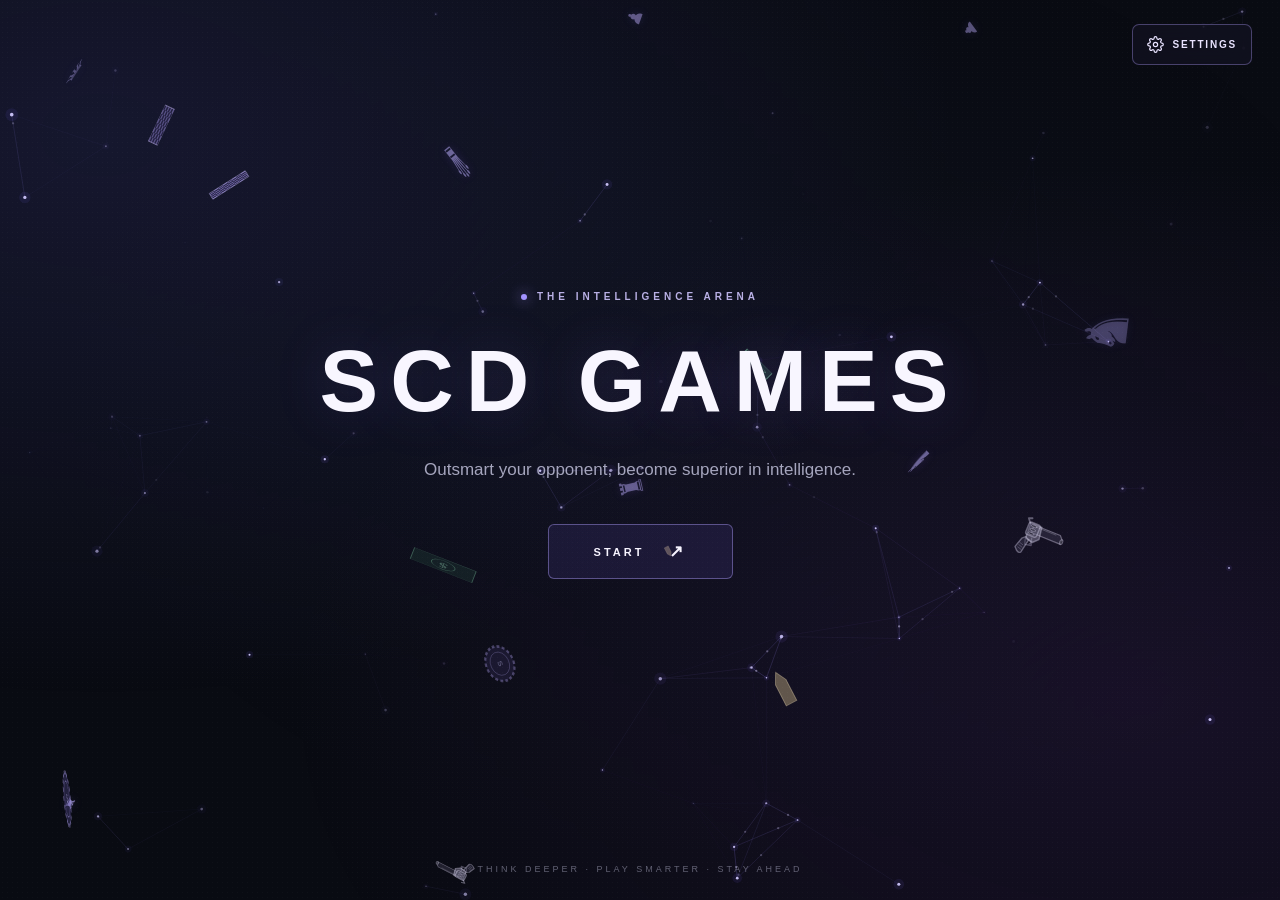
<file: index.html>
<!DOCTYPE html>
<html lang="en">
<head>
<meta charset="UTF-8">
<meta name="viewport" content="width=device-width, initial-scale=1.0">
<meta name="theme-color" content="#090b12">
<title>SCD GAMES</title>
<link rel="stylesheet" href="./shared/styles/tokens.css">
<link rel="stylesheet" href="./shared/styles/base.css">
<link rel="stylesheet" href="./shared/background/background.css">
<link rel="stylesheet" href="./shared/settings.css">
<link rel="stylesheet" href="./styles/home.css">
<script src="./shared/i18n/translations.js"></script>
<script src="./shared/i18n/language.js"></script>

</head>

<body data-background="home">
<div class="ambient"></div>
<canvas id="background" aria-hidden="true"></canvas>
<div class="grain"></div>

<main>
    <section class="hero">
        <div class="eyebrow">
            <span class="live-dot" aria-hidden="true"></span>
            <span data-i18n="eyebrow">THE INTELLIGENCE ARENA</span>
        </div>

        <h1>SCD GAMES</h1>

        <p class="subtitle" data-i18n="subtitle">
            Outsmart your opponent, become superior in intelligence.
        </p>

        <a class="start-button" href="menu/index.html">
            <span data-i18n="start">START</span>
            <span class="arrow" aria-hidden="true">↗</span>
        </a>
    </section>

    <footer class="bottom-note" data-i18n="footer">
        THINK DEEPER · PLAY SMARTER · STAY AHEAD
    </footer>
</main>



<script>
(() => {
    "use strict";

    function applyHomeLanguage(language = window.SCDLanguage.getLanguage()) {
        const selected = language === "vi" ? "vi" : "en";
        document.documentElement.lang = selected;
        window.SCDLanguage.translateElements(document, "home", "data-i18n", selected);
    }

    applyHomeLanguage();
    window.addEventListener("scd-language-change", event => {
        applyHomeLanguage(event.detail.language);
    });
})();
</script>


<script type="module" src="./shared/background/effect-neuron-heavy.js"></script>
<script src="./shared/settings.js"></script>
</body>
</html>
</file>
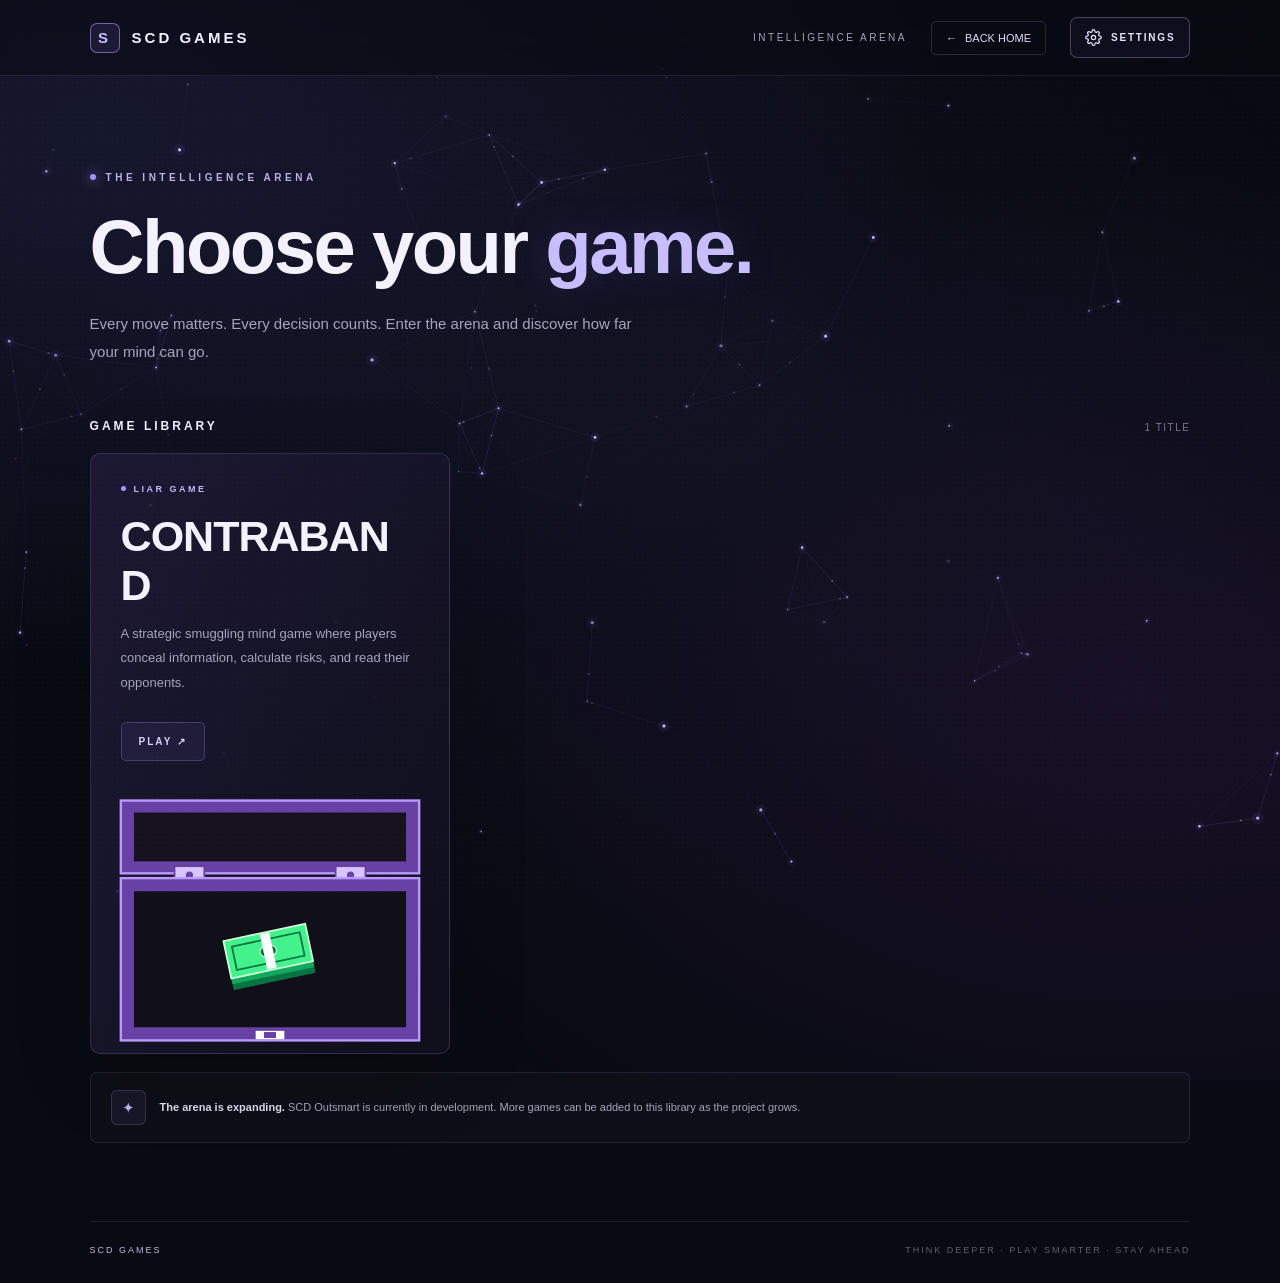
<file: menu/index.html>
<!DOCTYPE html>
<html lang="en">
<head>
<meta charset="UTF-8">
<meta name="viewport" content="width=device-width, initial-scale=1">
<meta name="theme-color" content="#090b12">
<title>Game Library — SCD GAMES</title>
<link rel="stylesheet" href="../shared/styles/tokens.css">
<link rel="stylesheet" href="../shared/styles/base.css">
<link rel="stylesheet" href="../shared/background/background.css">
<link rel="stylesheet" href="../shared/settings.css">
<link rel="stylesheet" href="./menu.css">
<script src="../shared/i18n/translations.js"></script>
<script src="../shared/i18n/language.js"></script>

<script>
window.getSCDLanguage = () => window.SCDLanguage.getLanguage();
window.scdText = key => window.SCDLanguage.text("menu", key);
</script>
</head>
<body class="menu-page" data-background="menu">
<div class="ambient"></div><canvas id="background" aria-hidden="true"></canvas><div class="grain"></div>
<header class="topbar">
<a class="brand" href="../index.html"><span class="brand-mark">S</span><span>SCD GAMES</span></a>
<div class="nav-right"><span class="nav-label">INTELLIGENCE ARENA</span><a class="home-link" href="../index.html"><span aria-hidden="true">←</span> BACK HOME</a></div>
</header>
<main class="container">
<section class="intro"><div class="eyebrow"><span class="live-dot"></span> THE INTELLIGENCE ARENA</div><h1>Choose your <span>game.</span></h1><p class="intro-description">Every move matters. Every decision counts. Enter the arena and discover how far your mind can go.</p></section>
<section aria-labelledby="games-heading">
<div class="section-heading"><h2 id="games-heading">GAME LIBRARY</h2><span class="section-count" id="game-count">LOADING GAMES</span></div>
<div id="game-grid" class="game-grid"><p class="game-description">Loading games...</p></div>
<aside class="development-note"><div class="note-icon" aria-hidden="true">✦</div><p class="note-text"><strong>The arena is expanding.</strong> SCD Outsmart is currently in development. More games can be added to this library as the project grows.</p></aside>
</section>
<footer><span class="footer-brand">SCD GAMES</span><span>THINK DEEPER · PLAY SMARTER · STAY AHEAD</span></footer>
</main>
<script src="./games.js"></script>
<script>
(() => {
    const grid = document.getElementById("game-grid");
    const count = document.getElementById("game-count");
    if (!grid || !count) return;

    let gamesCache = [];
    let ready = false;
    let requestVersion = 0;

    function renderGames() {
        if (!ready) return;
        const lang = window.getSCDLanguage();
        const text = window.scdText;
        const fragment = document.createDocumentFragment();

        for (const game of gamesCache) {
            if (game.error) {
                const warning = document.createElement("p");
                warning.className = "game-description";
                warning.textContent = `${game.name}: ${text("gameInfoError")}`;
                fragment.append(warning);
                continue;
            }

            const title = game.data.getAttribute(`data-name-${lang}`) || game.data.dataset.name || game.name;
            const origin = game.data.getAttribute(`data-origin-${lang}`) || game.data.dataset.origin || "Unknown";
            const description = game.data.getAttribute(`data-description-${lang}`) || game.data.dataset.description || "";

            const card = document.createElement("article");
            card.className = "featured-card";

            const content = document.createElement("div");
            content.className = "featured-content";
            const category = document.createElement("span");
            category.className = "game-category";
            category.textContent = origin.toUpperCase();

            const heading = document.createElement("h2");
            heading.className = "game-title";
            heading.textContent = title;

            const summary = document.createElement("p");
            summary.className = "game-description";
            summary.textContent = description;

            const action = document.createElement("a");
            action.className = "game-action";
            action.href = game.path;
            action.textContent = text("play");

            content.append(category, heading, summary, action);

            const art = document.createElement("div");
            art.className = "game-art";
            if (game.illustration) {
                art.innerHTML = game.illustration;
                art.setAttribute("aria-label", `${title} illustration`);
            } else {
                art.textContent = title;
            }
            card.append(content, art);
            fragment.append(card);
        }

        grid.replaceChildren(fragment);
        if (gamesCache.length === 0) grid.textContent = text("noGames");

        const total = gamesCache.filter(game => !game.error).length;
        const suffix = total === 1 ? text("titlesSuffix") : text("titlesSuffixPlural");
        count.textContent = `${total} ${suffix}`;
    }

    async function initializeGames() {
        const version = ++requestVersion;
        grid.textContent = window.scdText("loadingGames");
        count.textContent = window.scdText("loadingCount");

        if (!Array.isArray(window.games) && !Array.isArray(games)) {
            grid.textContent = window.scdText("loadError");
            return;
        }

        const list = Array.isArray(window.games) ? window.games : games;
        const uniqueNames = [...new Set(list)];
        gamesCache = await Promise.all(uniqueNames.map(async name => {
            try {
                const response = await fetch(`./${name}.html`);
                if (!response.ok) throw new Error(`Could not load ./${name}.html`);
                const html = await response.text();
                const doc = new DOMParser().parseFromString(html, "text/html");
                const data = doc.querySelector(".game-data");
                if (!data) throw new Error(`Missing .game-data in ${name}.html`);
                return {
                    name,
                    data,
                    path: data.dataset.game || "",
                    illustration: doc.querySelector(".game-illustration")?.innerHTML || "",
                    error: false
                };
            } catch (error) {
                console.error(`Failed to load game "${name}":`, error);
                return {name, error: true};
            }
        }));

        if (version !== requestVersion) return;
        ready = true;
        renderGames();
    }

    window.addEventListener("scd-language-change", renderGames);
    initializeGames();
})();
</script>
<script>
function translateMenu() {
    const text = window.scdText;
    document.documentElement.lang = window.getSCDLanguage();

    const nav = document.querySelector(".nav-label");
    if (nav) nav.textContent = text("navLabel");

    const home = document.querySelector(".home-link");
    if (home) home.innerHTML = '<span aria-hidden="true">←</span> ' + text("backHome");

    const eyebrow = document.querySelector(".eyebrow");
    if (eyebrow) eyebrow.innerHTML = '<span class="live-dot"></span>' + text("eyebrow");

    const heading = document.querySelector(".intro h1");
    if (heading) heading.innerHTML = text("headingStart") + '<span>' + text("headingEnd") + '</span>';

    const description = document.querySelector(".intro-description");
    if (description) description.textContent = text("description");

    const library = document.getElementById("games-heading");
    if (library) library.textContent = text("library");

    const note = document.querySelector(".development-note .note-text");
    if (note) note.innerHTML = '<strong>' + text("expanding") + '</strong> ' + text("development");

    const footer = document.querySelector("footer .footer-brand + span");
    if (footer) footer.textContent = text("footer");
}
translateMenu();
window.addEventListener("scd-language-change", translateMenu);
</script>
<script type="module" src="../shared/background/effect-neuron.js"></script>
<script src="../shared/settings.js"></script>
</body>
</html>
</file>
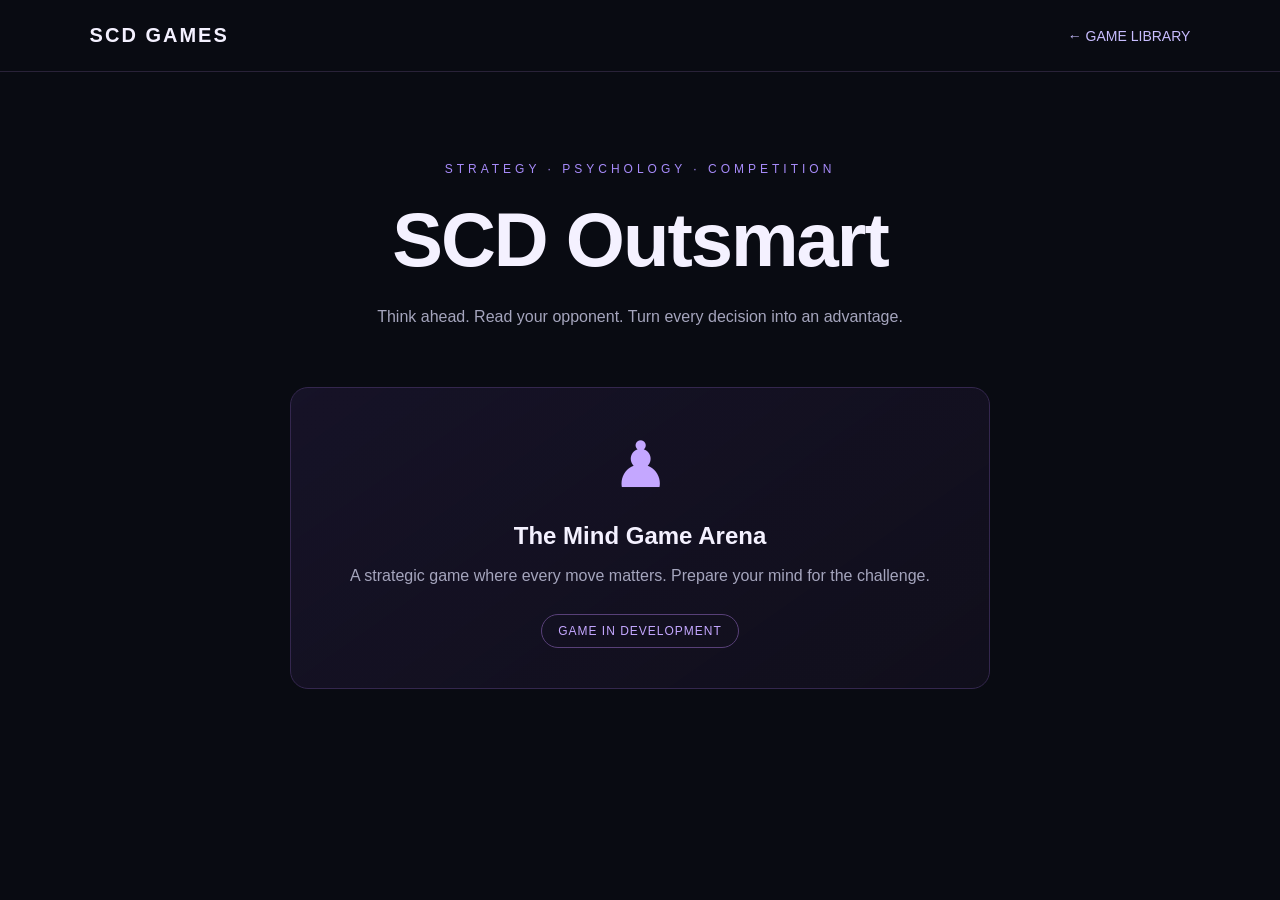
<file: GAMES/Contraband/main.html>
<!DOCTYPE html>
<html lang="en">
<head>
    <meta charset="UTF-8">
    <meta name="viewport" content="width=device-width, initial-scale=1.0">
    <title>SCD Outsmart</title>
    <link rel="stylesheet" href="../../shared/styles/tokens.css">
    <link rel="stylesheet" href="../../shared/styles/base.css">
    <link rel="stylesheet" href="./game.css">

</head>

<body>
    <header class="topbar">
        <a class="logo" href="../../index.html">SCD GAMES</a>
        <a class="back-link" href="../../menu/index.html">← GAME LIBRARY</a>
    </header>

    <main class="main">
        <p class="eyebrow">Strategy · Psychology · Competition</p>

        <h1>SCD Outsmart</h1>

        <p class="description">
            Think ahead. Read your opponent. Turn every decision
            into an advantage.
        </p>

        <section class="game-panel">
            <div class="game-symbol">♟</div>

            <h2>The Mind Game Arena</h2>

            <p>
                A strategic game where every move matters.
                Prepare your mind for the challenge.
            </p>

            <span class="status">GAME IN DEVELOPMENT</span>
        </section>
    </main>
</body>
</html>
</file>
<file: shared/styles/tokens.css>
/* Shared SCD GAMES design tokens. */
:root {
    --bg: #090b12;
    --text: #f4f1ff;
    --muted: #a5a5bd;
    --purple: #a393ff;
    --purple-light: #c8bdff;
    --border: rgba(179, 160, 255, .19);
    --font-ui: Inter, "Segoe UI", Arial, sans-serif;
}
</file>
<file: shared/styles/base.css>
/* Shared baseline; page-specific layout remains in each page. */
*, *::before, *::after { box-sizing: border-box; }
html { color-scheme: dark; }
body { margin: 0; background: var(--bg); color: var(--text); font-family: var(--font-ui); }
a { color: inherit; }
@media (prefers-reduced-motion: reduce) {
  *, *::before, *::after {
    animation-duration: .01ms !important;
    animation-iteration-count: 1 !important;
    scroll-behavior: auto !important;
    transition-duration: .01ms !important;
  }
}
</file>
<file: shared/background/background.css>
/* Shared background layers. */
.ambient {
    position: fixed;
    inset: -20%;
    pointer-events: none;
    background:
        radial-gradient(ellipse at 20% 25%, rgba(65,65,140,.24), transparent 42%),
        radial-gradient(ellipse at 78% 70%, rgba(91,44,135,.18), transparent 43%),
        radial-gradient(ellipse at 55% 45%, rgba(40,48,85,.13), transparent 48%);
    animation: atmosphere 24s ease-in-out infinite alternate;
}
@keyframes atmosphere {
    from { transform: translate(-2%,-1%) scale(1); }
    to { transform: translate(2%,2%) scale(1.12); }
}
#background {
    position: fixed; inset: 0; width: 100%; height: 100%;
    pointer-events: none; z-index: 1;
}
.grain {
    position: fixed; inset: 0; z-index: 2; pointer-events: none;
    opacity: .10;
    background-image: radial-gradient(rgba(255,255,255,.28) .5px, transparent .7px);
    background-size: 5px 5px;
}
body[data-background="home"] .ambient { z-index: 0; }
body[data-background="home"] #background { z-index: 1; }
body[data-background="home"] .grain { z-index: 2; }
</file>
<file: shared/settings.css>
/* SETTINGS BUTTON */
.settings-button {
    position: fixed;
    top: 24px;
    right: 28px;
    z-index: 20;
    display: inline-flex;
    align-items: center;
    gap: 9px;
    padding: 11px 14px;
    border: 1px solid rgba(180,162,255,.35);
    border-radius: 7px;
    color: #e9e3ff;
    background: rgba(19,18,34,.72);
    backdrop-filter: blur(14px);
    font: inherit;
    font-size: 10px;
    font-weight: 700;
    letter-spacing: 1.8px;
    cursor: pointer;
    pointer-events: auto;
    transition: .2s ease;
}

.settings-button:hover {
    border-color: rgba(207,194,255,.8);
    background: rgba(130,105,255,.18);
    transform: translateY(-2px);
}

.settings-button svg {
    width: 17px;
    height: 17px;
}

.settings-button .settings-icon {
    display: block;
    flex: 0 0 17px;
    width: 17px;
    height: 17px;
}

.settings-overlay {
    position: fixed;
    inset: 0;
    z-index: 30;
    display: none;
    align-items: center;
    justify-content: center;
    padding: 20px;
    background: rgba(3,4,10,.72);
    backdrop-filter: blur(8px);
    pointer-events: auto;
}

.settings-overlay.is-open {
    display: flex;
}

.settings-panel {
    width: min(100%, 420px);
    padding: 25px;
    border: 1px solid rgba(179,160,255,.28);
    border-radius: 12px;
    background: linear-gradient(
        145deg,
        rgba(29,25,49,.98),
        rgba(12,13,24,.98)
    );
    box-shadow:
        0 25px 90px rgba(0,0,0,.45),
        0 0 45px rgba(130,105,255,.08);
    text-align: left;
}

.settings-heading {
    display: flex;
    align-items: center;
    justify-content: space-between;
    gap: 16px;
    margin-bottom: 25px;
}

.settings-heading h2 {
    margin: 0;
    color: #f4f1ff;
    font-size: 15px;
    letter-spacing: 2.5px;
}

.settings-close {
    display: grid;
    width: 34px;
    height: 34px;
    place-items: center;
    border: 1px solid rgba(179,160,255,.2);
    border-radius: 6px;
    color: #c8bdff;
    background: rgba(255,255,255,.03);
    font-size: 20px;
    cursor: pointer;
}

.settings-label {
    display: block;
    margin-bottom: 12px;
    color: #a5a5bd;
    font-size: 10px;
    font-weight: 700;
    letter-spacing: 2px;
}

.language-options {
    display: grid;
    grid-template-columns: repeat(2, minmax(0, 1fr));
    gap: 12px;
}

.language-option {
    display: flex;
    flex-direction: column;
    align-items: center;
    justify-content: center;
    gap: 12px;
    min-height: 110px;
    padding: 15px 10px;
    border: 1px solid rgba(179,160,255,.18);
    border-radius: 8px;
    color: #e9e3ff;
    background: rgba(255,255,255,.025);
    cursor: pointer;
    transition: .2s ease;
}

.language-option:hover {
    border-color: rgba(179,160,255,.55);
    background: rgba(145,119,255,.08);
}

.language-option[aria-pressed="true"] {
    border-color: #a393ff;
    background: rgba(145,119,255,.14);
    box-shadow: inset 0 0 0 1px rgba(163,147,255,.18);
}

.language-option svg {
    display: block;
    width: 54px;
    height: 36px;
    border-radius: 3px;
    box-shadow: 0 2px 12px rgba(0,0,0,.25);
}

.language-option span {
    font-size: 12px;
    font-weight: 600;
}

.settings-hint {
    margin: 18px 0 0;
    color: #a5a5bd;
    font-size: 11px;
    line-height: 1.7;
}

@media (max-width: 600px) {
    .settings-button {
        top: 14px;
        right: 14px;
        padding: 9px 11px;
    }

    .settings-button .settings-word {
        display: none;
    }

    .settings-panel {
        padding: 20px;
    }
}

/* Chỉ áp dụng cho trang menu */
.menu-page #scd-settings-root {
    display: contents;
}

.menu-page .settings-button {
    position: static;
    top: auto;
    right: auto;
}
</file>
<file: styles/home.css>
html, body {
    width: 100%;
    height: 100%;
    margin: 0;
}

body {
    overflow: hidden;
    background: var(--bg);
    color: var(--text);
    font-family: var(--font-ui);
}

main {
    position: relative;
    z-index: 3;
    width: 100%;
    height: 100%;
    min-height: 100vh;
    display: flex;
    align-items: center;
    justify-content: center;
    padding: 30px 22px 65px;
    text-align: center;
    pointer-events: none;
}

.hero {
    width: min(100%, 760px);
    animation: reveal 1.2s ease both;
}

@keyframes reveal {
    from { opacity: 0; transform: translateY(14px); }
    to { opacity: 1; transform: translateY(0); }
}

.eyebrow {
    display: inline-flex;
    align-items: center;
    gap: 10px;
    margin-bottom: 30px;
    color: #b9b0e5;
    font-size: 10px;
    font-weight: 600;
    letter-spacing: 4px;
}

.live-dot {
    width: 6px;
    height: 6px;
    border-radius: 50%;
    background: var(--purple);
    box-shadow: 0 0 13px rgba(163,147,255,.9);
    animation: blink 2.5s ease-in-out infinite;
}

@keyframes blink {
    50% { opacity: .35; }
}

h1 {
    margin: 0;
    font-size: clamp(43px,8vw,88px);
    font-weight: 750;
    letter-spacing: clamp(4px,1vw,12px);
    line-height: 1.12;
    color: #f8f6ff;
    text-shadow: 0 0 55px rgba(145,119,255,.18);
}

.subtitle {
    max-width: 560px;
    margin: 23px auto 0;
    color: var(--muted);
    font-size: clamp(14px,2vw,17px);
    line-height: 1.9;
}

.start-button {
    display: inline-flex;
    align-items: center;
    justify-content: center;
    gap: 25px;
    min-width: 185px;
    margin-top: 38px;
    padding: 16px 24px;
    border: 1px solid rgba(180,162,255,.42);
    border-radius: 6px;
    background: rgba(130,105,255,.11);
    color: #f7f4ff;
    font: inherit;
    font-size: 11px;
    font-weight: 650;
    letter-spacing: 3px;
    cursor: pointer;
    pointer-events: auto;
    transition: .22s ease;
    text-decoration: none;
}

.start-button:hover {
    transform: translateY(-3px);
    border-color: rgba(207,194,255,.8);
    background: rgba(130,105,255,.22);
    box-shadow: 0 0 38px rgba(130,105,255,.15);
}

.start-button:focus-visible {
    outline: 2px solid #c6baff;
    outline-offset: 5px;
}

.arrow {
    font-size: 17px;
    transition: transform .22s ease;
}

.start-button:hover .arrow {
    transform: translate(3px,-3px);
}

.bottom-note {
    position: absolute;
    bottom: 26px;
    left: 16px;
    right: 16px;
    color: rgba(165,165,189,.55);
    font-size: 9px;
    letter-spacing: 3px;
    text-align: center;
}

@media (max-width: 600px) {
    .eyebrow { font-size: 9px; letter-spacing: 2.5px; }
    .subtitle { max-width: 340px; }
    .bottom-note { font-size: 8px; letter-spacing: 1.5px; }
}
</file>
<file: menu/menu.css>
*{box-sizing:border-box}html{scroll-behavior:smooth}body{min-height:100vh;margin:0;overflow-x:hidden;background:var(--bg);color:var(--text);font-family:var(--font-ui)}a{color:inherit}
.topbar{position:relative;z-index:6;display:flex;align-items:center;justify-content:space-between;gap:20px;min-height:76px;padding:0 7%;border-bottom:1px solid rgba(179,160,255,.12);background:rgba(9,11,18,.55);backdrop-filter:blur(16px)}
.brand{display:inline-flex;align-items:center;gap:12px;text-decoration:none;font-size:15px;font-weight:800;letter-spacing:3px}.brand-mark{display:grid;width:30px;height:30px;place-items:center;border:1px solid rgba(179,160,255,.55);border-radius:7px;color:var(--purple-light);background:rgba(145,119,255,.12);font-size:15px}
.nav-right{display:flex;align-items:center;gap:24px}.nav-label{color:var(--muted);font-size:10px;letter-spacing:2.5px}.home-link{display:inline-flex;align-items:center;gap:8px;padding:10px 14px;border:1px solid var(--border);border-radius:5px;color:#ded8ff;font-size:11px;text-decoration:none;transition:background .2s,border-color .2s}.home-link:hover{border-color:rgba(195,180,255,.6);background:rgba(145,119,255,.12)}
.container{position:relative;z-index:1;width:min(1120px,86%);margin:0 auto}.intro{padding:90px 0 52px;animation:enter .8s ease both}@keyframes enter{from{opacity:0;transform:translateY(12px)}to{opacity:1;transform:translateY(0)}}
.eyebrow{display:inline-flex;align-items:center;gap:10px;margin-bottom:23px;color:#b9b0e5;font-size:10px;font-weight:650;letter-spacing:3.5px}.live-dot{width:6px;height:6px;flex-shrink:0;border-radius:50%;background:var(--purple);box-shadow:0 0 12px rgba(163,147,255,.9)}
h1{max-width:800px;margin:0;font-size:clamp(42px,7vw,76px);font-weight:750;letter-spacing:-2.5px;line-height:1.08}h1 span{color:var(--purple-light);text-shadow:0 0 45px rgba(145,119,255,.19)}.intro-description{max-width:570px;margin:22px 0 0;color:var(--muted);font-size:15px;line-height:1.9}
.section-heading{display:flex;align-items:end;justify-content:space-between;gap:18px;margin-bottom:20px}.section-heading h2{margin:0;font-size:12px;font-weight:700;letter-spacing:3px}.section-count{color:#77758f;font-size:10px;letter-spacing:1.5px}
.game-grid{display:grid;grid-template-columns:repeat(auto-fit,minmax(min(100%,320px),360px));justify-content:start;gap:20px;align-items:stretch}
.featured-card{position:relative;display:grid;grid-template-columns:1fr;min-height:330px;min-width:0;overflow:hidden;border:1px solid var(--border);border-radius:10px;background:linear-gradient(115deg,rgba(31,26,54,.9),rgba(15,15,28,.9));box-shadow:0 20px 80px rgba(0,0,0,.15);transition:border-color .25s,transform .25s,box-shadow .25s}.featured-card:hover{transform:translateY(-3px);border-color:rgba(179,160,255,.4);box-shadow:0 24px 90px rgba(0,0,0,.24)}
.featured-content{position:relative;z-index:2;display:flex;flex-direction:column;align-items:flex-start;justify-content:center;padding:30px}.game-category{display:inline-flex;align-items:center;gap:8px;color:#c2b7ff;font-size:9px;font-weight:650;letter-spacing:2.5px}.game-category:before{width:5px;height:5px;border-radius:50%;background:var(--purple);content:""}
.game-title{margin:18px 0 12px;font-size:clamp(30px,4vw,43px);font-weight:750;letter-spacing:-1px;overflow-wrap:anywhere}.game-description{max-width:390px;margin:0;color:var(--muted);font-size:13px;line-height:1.9}
.game-action{display:inline-flex;align-items:center;justify-content:center;gap:14px;margin-top:26px;padding:13px 17px;border:1px solid rgba(179,160,255,.25);border-radius:5px;color:#d8d0ff;background:rgba(145,119,255,.08);font-size:10px;font-weight:700;letter-spacing:2px;text-decoration:none}
.game-art{position:relative;display:grid;min-height:220px;overflow:hidden;place-items:center;isolation:isolate}.game-art .game-illustration{display:grid;width:100%;height:100%;min-height:220px;padding:20px;place-items:center}.game-art .game-illustration svg{display:block;width:100%;max-width:300px;max-height:220px;height:auto}
.development-note{display:flex;align-items:center;gap:14px;margin-top:18px;padding:17px 20px;border:1px solid rgba(179,160,255,.12);border-radius:7px;background:rgba(255,255,255,.018)}.note-icon{display:grid;width:35px;height:35px;flex-shrink:0;place-items:center;border:1px solid rgba(179,160,255,.2);border-radius:6px;color:#b9b0e5;background:rgba(145,119,255,.08);font-size:15px}.note-text{margin:0;color:var(--muted);font-size:11px;line-height:1.8}.note-text strong{color:#e1dcf5;font-weight:600}
footer{display:flex;align-items:center;justify-content:space-between;gap:20px;margin-top:78px;padding:23px 0 28px;border-top:1px solid rgba(179,160,255,.12);color:rgba(165,165,189,.55);font-size:9px;letter-spacing:2px}.footer-brand{color:#c4b9ee}
@media(max-width:760px){.topbar{min-height:68px;padding:0 6%}.nav-label{display:none}.container{width:88%}.intro{padding-top:66px;padding-bottom:38px}.featured-content{padding:30px 26px}.game-art{min-height:250px}footer{margin-top:55px}}
@media(max-width:420px){.brand{gap:8px;font-size:12px;letter-spacing:2px}.home-link{padding:9px 10px;font-size:10px}h1{letter-spacing:-1.5px}footer{align-items:flex-start;flex-direction:column;gap:10px}}
@media(prefers-reduced-motion:reduce){*,*::before,*::after{animation-duration:.01ms!important;animation-iteration-count:1!important;scroll-behavior:auto!important;transition-duration:.01ms!important}}
</file>
<file: GAMES/Contraband/game.css>
* {
            box-sizing: border-box;
            margin: 0;
            padding: 0;
        }

        body {
            min-height: 100vh;
            background: var(--bg);
            color: var(--text);
            font-family: var(--font-ui);
        }

        a {
            color: inherit;
            text-decoration: none;
        }

        .topbar {
            display: flex;
            justify-content: space-between;
            align-items: center;
            padding: 24px 7%;
            border-bottom: 1px solid #292238;
        }

        .logo {
            font-size: 20px;
            font-weight: bold;
            letter-spacing: 2px;
        }

        .back-link {
            color: var(--purple-light);
            font-size: 14px;
        }

        .main {
            width: min(1000px, 86%);
            margin: 90px auto;
            text-align: center;
        }

        .eyebrow {
            color: #a78bfa;
            font-size: 12px;
            letter-spacing: 4px;
            text-transform: uppercase;
        }

        h1 {
            margin-top: 20px;
            font-size: clamp(40px, 7vw, 76px);
            letter-spacing: -2px;
        }

        .description {
            max-width: 560px;
            margin: 20px auto;
            color: var(--muted);
            line-height: 1.8;
        }

        .game-panel {
            max-width: 700px;
            margin: 55px auto 0;
            padding: 40px 24px;
            border: 1px solid #34274e;
            border-radius: 18px;
            background: linear-gradient(
                145deg,
                rgba(115, 73, 190, 0.12),
                rgba(20, 16, 32, 0.65)
            );
        }

        .game-symbol {
            margin-bottom: 20px;
            color: #c4a7ff;
            font-size: 64px;
        }

        .game-panel h2 {
            margin-bottom: 12px;
        }

        .game-panel p {
            color: var(--muted);
            line-height: 1.7;
        }

        .status {
            display: inline-block;
            margin-top: 25px;
            padding: 9px 16px;
            border: 1px solid #584078;
            border-radius: 30px;
            color: #c4a7ff;
            font-size: 12px;
            letter-spacing: 1px;
        }

        @media (max-width: 600px) {
            .topbar {
                padding: 20px 7%;
            }

            .main {
                margin-top: 65px;
            }

            .game-panel {
                padding: 32px 18px;
            }
        }
</file>
